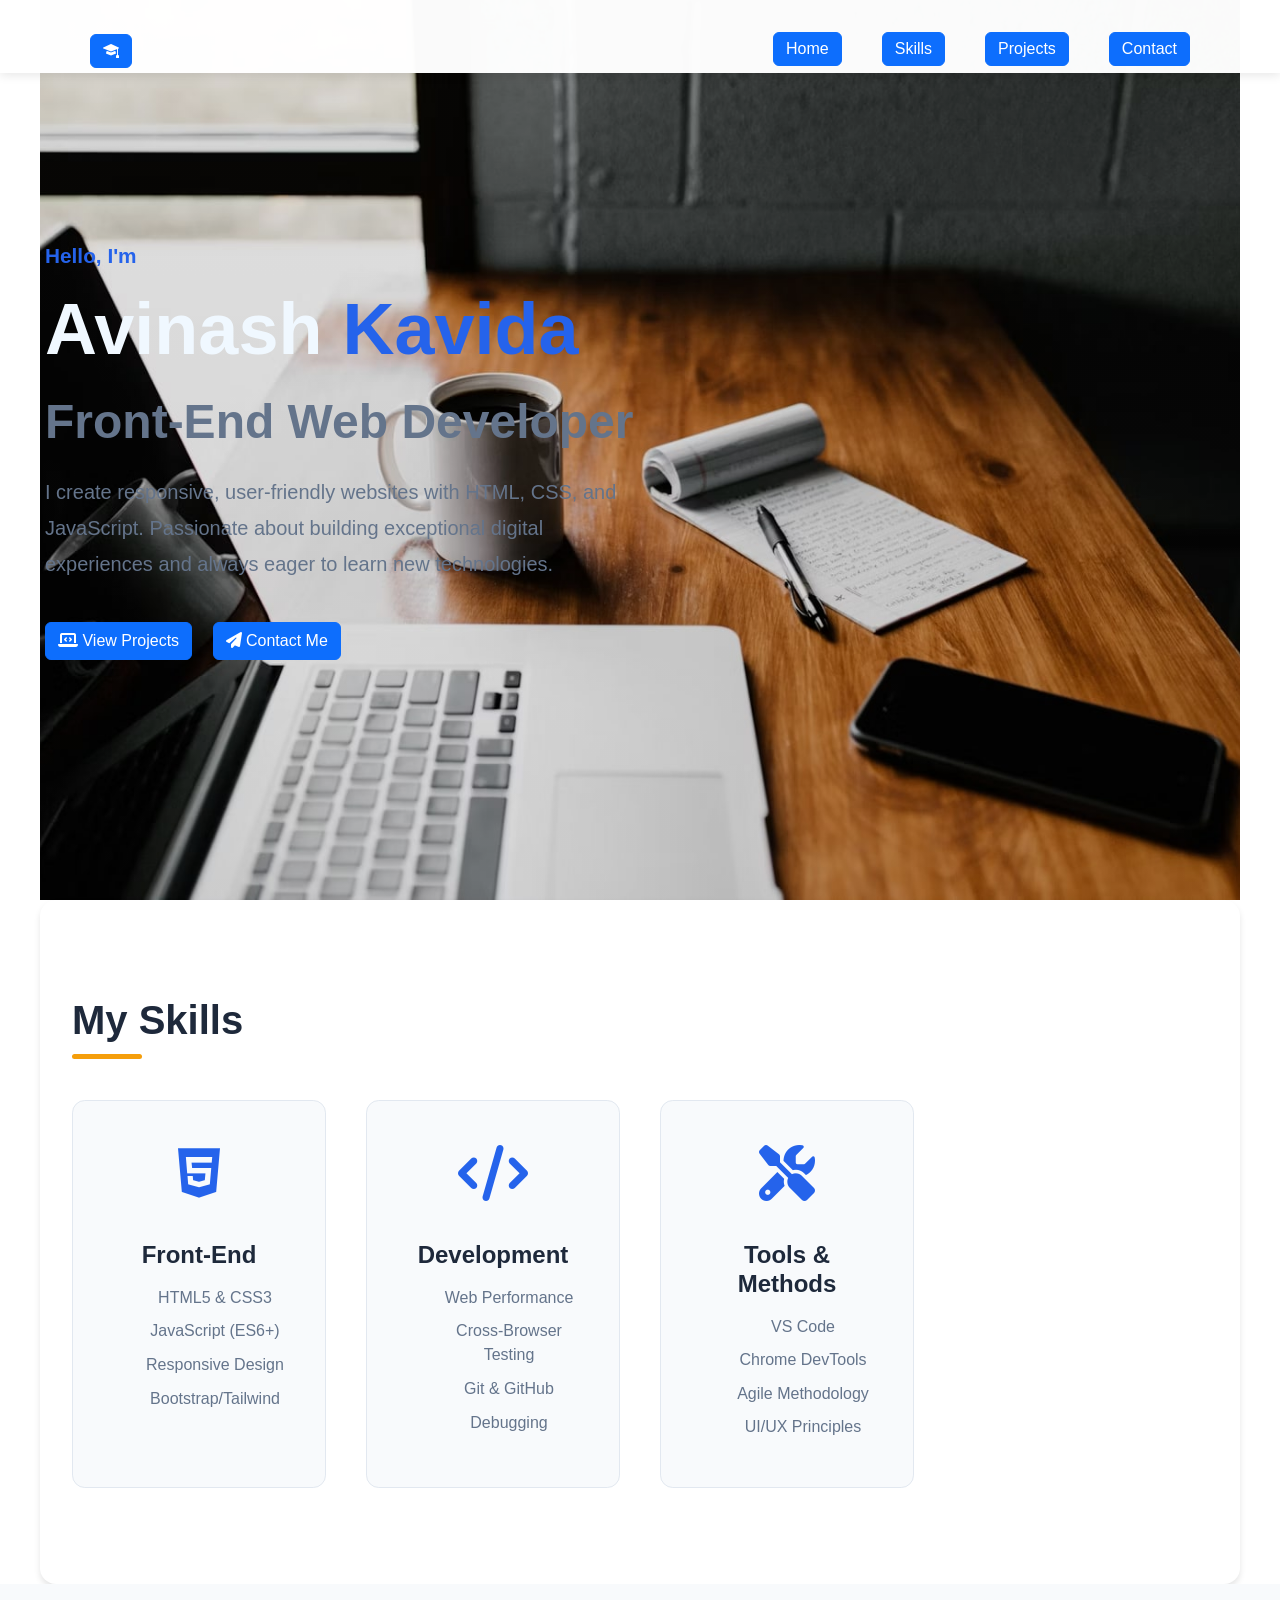
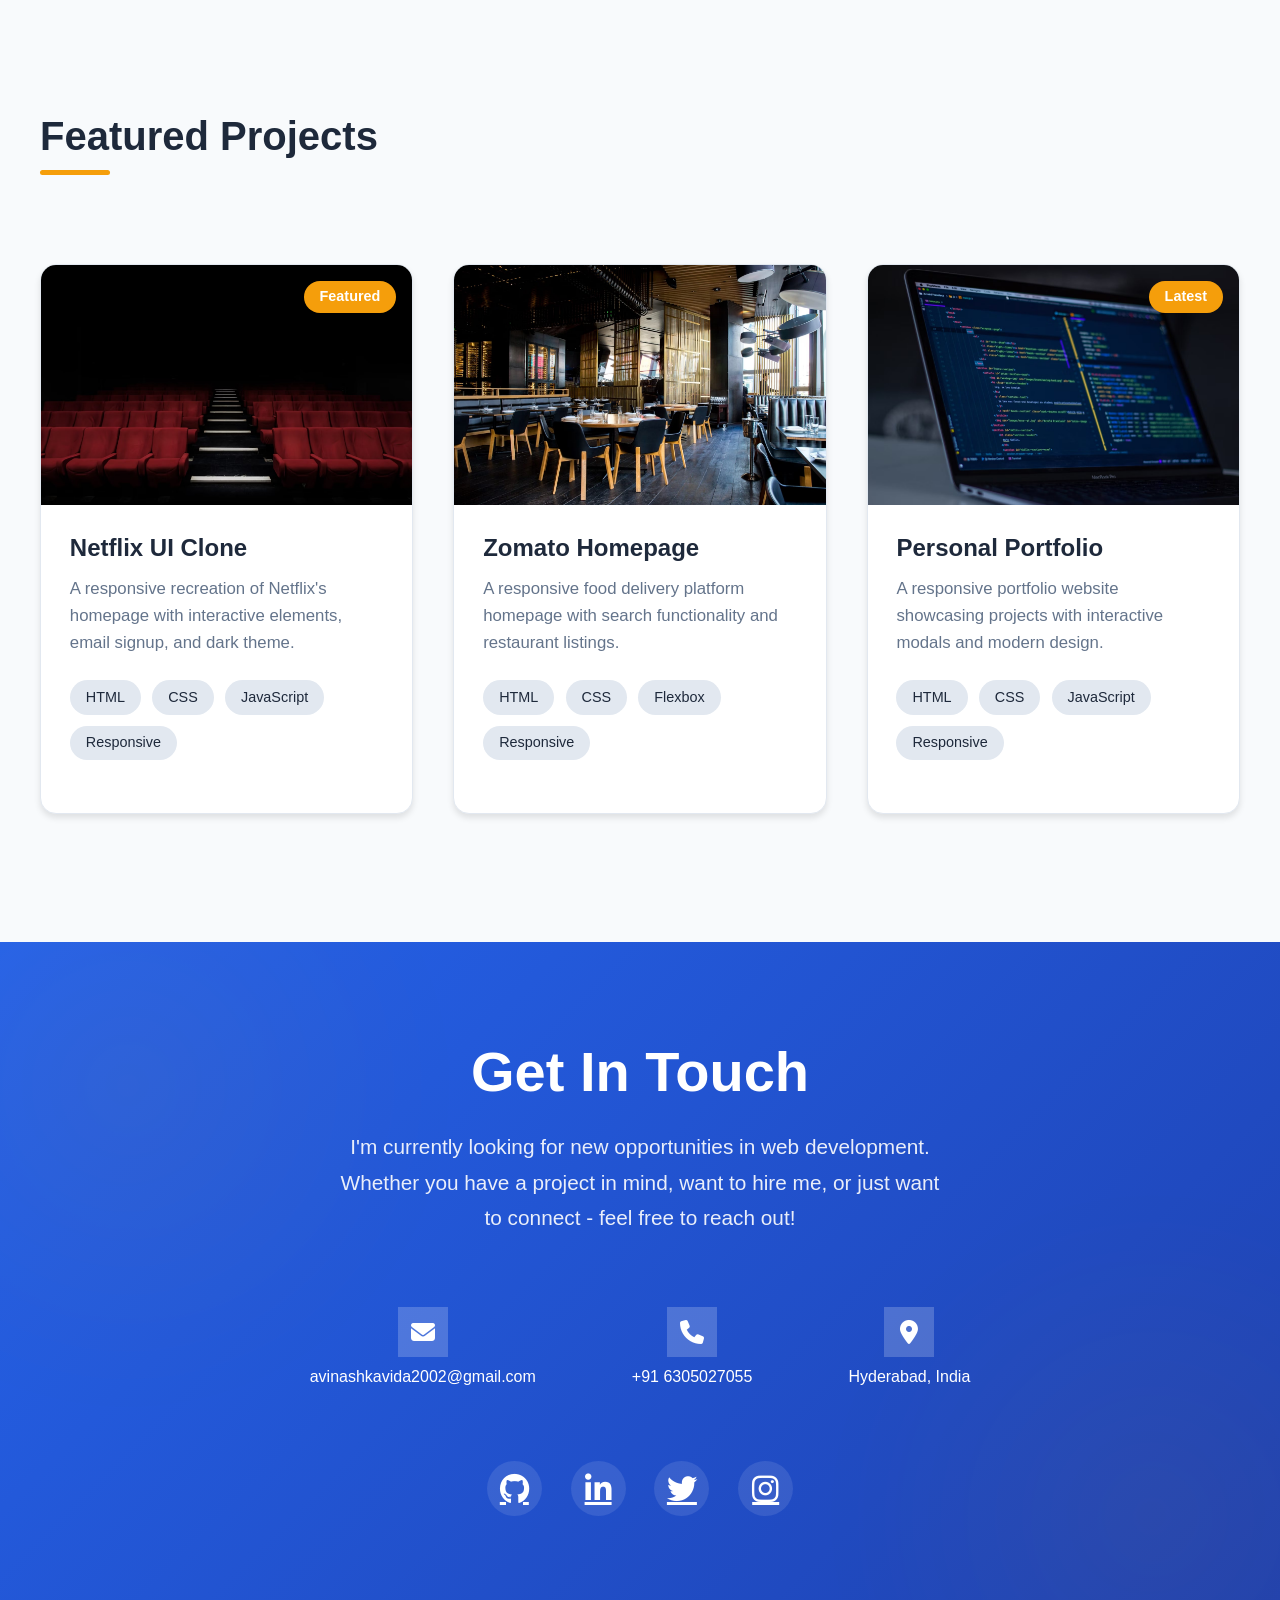
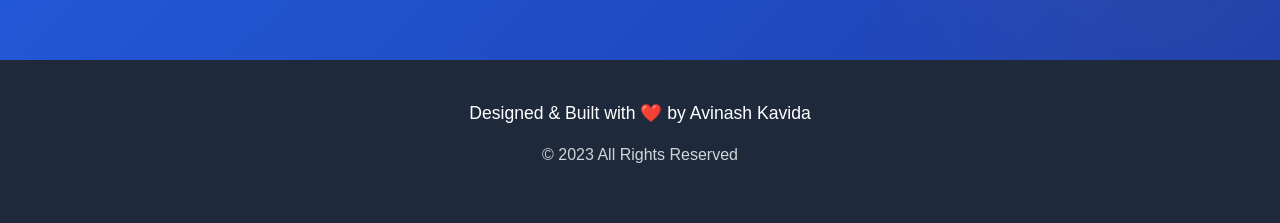
<file: portfolio/index.html>
<!DOCTYPE html>
<html lang="en">
<head>
   <meta charset="UTF-8">
    <meta name="viewport" content="width=device-width, initial-scale=1.0">
    <title>Avinash Kavida | Web Developer</title>
    <link rel="stylesheet" href="https://cdnjs.cloudflare.com/ajax/libs/font-awesome/6.4.0/css/all.min.css">
    <link rel="stylesheet" href="./style.css">
    <link href="https://cdn.jsdelivr.net/npm/bootstrap@5.3.6/dist/css/bootstrap.min.css" rel="stylesheet" integrity="sha384-4Q6Gf2aSP4eDXB8Miphtr37CMZZQ5oXLH2yaXMJ2w8e2ZtHTl7GptT4jmndRuHDT" crossorigin="anonymous">
    <script src="https://cdn.jsdelivr.net/npm/bootstrap@5.3.6/dist/js/bootstrap.bundle.min.js" integrity="sha384-j1CDi7MgGQ12Z7Qab0qlWQ/Qqz24Gc6BM0thvEMVjHnfYGF0rmFCozFSxQBxwHKO" crossorigin="anonymous"></script>
    <link rel="stylesheet" href="https://cdn.jsdelivr.net/npm/bootstrap-icons@1.10.5/font/bootstrap-icons.css">

</head>
<body>
    <!-- Header -->
     <header>
  <nav class="navbar">
    <div class="logo">
      <!-- <i class="bi bi-mortarboard-fill"></i> -->
      <a href="#hero"><button class="btn btn-primary py-1"><i class="bi bi-mortarboard-fill"></i></button></a>
        <a href=""></a>
    </div>
    <div class="nav-links">
      <a href="#hero"><button class="btn btn-primary py-1">Home</button></a>
      <a href="#skills"><button class="btn btn-primary py-1">Skills</button></a>
      <a href="#projects"><button class="btn btn-primary py-1">Projects</button></a>
      <a href="#contact"><button class="btn btn-primary py-1">Contact</button></a>
    </div>
  </nav>
</header>
 
     
      <!-- Hero Section -->
    <section id="hero">
        <div class="hero-content">
            <p class="hero-subtitle">Hello, I'm</p>
            <h1 class="hero-title">Avinash <span class="hero-highlight">Kavida</span></h1>
            <h2 class="hero-title" style="font-size: clamp(1.8rem, 5vw, 3rem); color: var(--gray)">
                Front-End Web Developer
            </h2>
            <p class="hero-description">
                I create responsive, user-friendly websites with HTML, CSS, and JavaScript. 
                Passionate about building exceptional digital experiences and always eager to learn new technologies.
            </p>
            <div>
                <a href="#projects" class="btn btn-primary">
                    <i class="fas fa-laptop-code"></i> View Projects
                </a>
                <a href="#contact" class="btn btn-outline btn-primary">
                    <i class="fas fa-paper-plane"></i> Contact Me
                </a>
            </div>
        </div>
    </section>
      <!-- Skills Section -->
    <section id="skills">
        <div class="projects-container">
            <h2 class="section-title">My Skills</h2>
            <div class="skills-grid">
                <div class="skill-card">
                    <div class="skill-icon">
                        <i class="fab fa-html5"></i>
                    </div>
                    <h3 class="skill-title">Front-End</h3>
                    <ul class="skill-list">
                        <li>HTML5 & CSS3</li>
                        <li>JavaScript (ES6+)</li>
                        <li>Responsive Design</li>
                        <li>Bootstrap/Tailwind</li>
                    </ul>
                </div>
                
                <div class="skill-card">
                    <div class="skill-icon">
                        <i class="fas fa-code"></i>
                    </div>
                    <h3 class="skill-title">Development</h3>
                    <ul class="skill-list">
                        <li>Web Performance</li>
                        <li>Cross-Browser Testing</li>
                        <li>Git & GitHub</li>
                        <li>Debugging</li>
                    </ul>
                </div>
                
                <div class="skill-card">
                    <div class="skill-icon">
                        <i class="fas fa-tools"></i>
                    </div>
                    <h3 class="skill-title">Tools & Methods</h3>
                    <ul class="skill-list">
                        <li>VS Code</li>
                        <li>Chrome DevTools</li>
                        <li>Agile Methodology</li>
                        <li>UI/UX Principles</li>
                    </ul>
                </div>
            </div>
        </div>
    </section>
    <!-- Adding for Test-->
    <!-- Projects Section -->
    <section id="projects">
        <div class="projects-container">
            <h2 class="section-title">Featured Projects</h2>
            <div class="projects-grid">
                <!-- Netflix Clone -->
                <div class="project-card" onclick="openModal('netflix')">
                    <div class="project-badge">Featured</div>
                    <div class="project-image">
                        <img src="./image/netflix.jpg" alt="Netflix Clone">
                        <div class="project-overlay">
                            <h3>View Details</h3>
                        </div>
                    </div>
                    <div class="project-content">
                        <h3 class="project-title">Netflix UI Clone</h3>
                        <p class="project-description">
                            A responsive recreation of Netflix's homepage with interactive elements, 
                            email signup, and dark theme.
                        </p>
                        <div class="project-tech">
                            <span>HTML</span>
                            <span>CSS</span>
                            <span>JavaScript</span>
                            <span>Responsive</span>
                        </div>
                    </div>
                </div>

                <!-- Zomato Clone -->
                <div class="project-card" onclick="openModal('zomato')">
                    <div class="project-image">
                        <img src="./image/zomato.jpg" alt="Zomato Clone">
                        <div class="project-overlay">
                            <h3>View Details</h3>
                        </div>
                    </div>
                    <div class="project-content">
                        <h3 class="project-title">Zomato Homepage</h3>
                        <p class="project-description">
                            A responsive food delivery platform homepage with search functionality 
                            and restaurant listings.
                        </p>
                        <div class="project-tech">
                            <span>HTML</span>
                            <span>CSS</span>
                            <span>Flexbox</span>
                            <span>Responsive</span>
                        </div>
                    </div>
                </div>

                <!-- Portfolio -->
                <div class="project-card" onclick="openModal('portfolio')">
                    <div class="project-badge">Latest</div>
                    <div class="project-image">
                        <img src="./image/Portfolio.jpg" alt="Portfolio">
                        <div class="project-overlay">
                            <h3>View Details</h3>
                        </div>
                    </div>
                    <div class="project-content">
                        <h3 class="project-title">Personal Portfolio</h3>
                        <p class="project-description">
                            A responsive portfolio website showcasing projects with interactive modals 
                            and modern design.
                        </p>
                        <div class="project-tech">
                            <span>HTML</span>
                            <span>CSS</span>
                            <span>JavaScript</span>
                            <span>Responsive</span>
                        </div>
                    </div>
                </div>
            </div>
        </div>
    </section>
    <!-- Project Modals -->
    <!-- Netflix Modal -->
     <div id="netflix-modal" class="modal">
        <div class="modal-content">
            <div class="modal-header">
                <h3 class="modal-title"><i class="fab fa-netflix"></i> Netflix UI Clone</h3>
                <button class="close-modal" onclick="closeModal()">&times;</button>
            </div>
            <div class="modal-body">
                 <img src="./image/netflix.jpg" alt="Netflix Clone" class="modal-image">
                <p class="modal-description">
                    This Netflix UI Clone is a responsive recreation of the Netflix homepage built with pure HTML, CSS, and JavaScript. 
                    The project features a dark theme interface, responsive navigation, hero section with call-to-action, 
                    and an email signup form with validation.
                </p>
                <div class="details-grid">
                    <div class="details-card">
                        <h3><i class="fas fa-star"></i> Key Features</h3>
                        <ul>
                            <li>Fully responsive design for all devices</li>
                            <li>Interactive navigation menu with hover effects</li>
                            <li>Hero section with gradient overlay and call-to-action</li>
                            <li>Email signup form with validation</li>
                            <li>Language selection dropdown</li>
                            <li>Dark theme UI matching Netflix's branding</li>
                        </ul>
                    </div>
                    <div class="details-card">
                        <h3><i class="fas fa-cog"></i> Technologies Used</h3>
                        <ul>
                            <li>HTML5 for semantic structure</li>
                            <li>CSS3 for styling with Flexbox</li>
                            <li>JavaScript for interactive elements</li>
                            <li>Media queries for responsiveness</li>
                            <li>Font Awesome for icons</li>
                        </ul>
                    </div>
                </div>
                <div class="project-tech" style="justify-content: center; margin-bottom: 2.5rem;">
                    <span>HTML5</span>
                    <span>CSS3</span>
                    <span>JavaScript</span>
                    <span>Responsive Design</span>
                    <span>Flexbox</span>
                </div>
                <div class="modal-links">
                    <a href="./netflix.html" class="modal-link demo">
                        <i class="fas fa-external-link-alt"></i> Live Demo
                    </a>
                    <a href="#" class="modal-link code">
                        <i class="fab fa-github"></i> Source Code
                    </a>
                </div>
            </div>
        </div>
     </div>
     <!-- Zomato Modal -->
      <div id="zomato-modal" class="modal">
        <div class="modal-content">
            <div class="modal-header">
                <h3 class="modal-title"><i class="fas fa-utensils"></i> Zomato Homepage</h3>
                <button  class="close-modal" onclick="closeModal()">&times;</button>
            </div>
            <div class="modal-body">
                <img src="./image/zomato.jpg" alt="Zomato Clone" class="modal-image">
                <p class="modal-description">
                    This Zomato Homepage Clone is a responsive recreation of the popular food delivery platform's interface. 
                    The project includes a search functionality, restaurant categories, featured sections, 
                    and a clean food-focused design with proper spacing and typography.
                </p>
                <div  class="details-grid">
                    <div class="details-card">
                        <h3><i class="fas fa-star"></i> Key Features</h3>
                        <ul>
                           <li>Fully responsive layout with Flexbox</li>
                            <li>Search functionality with filters</li>
                            <li>Restaurant category sections</li>
                            <li>Featured restaurants with ratings</li>
                            <li>Location-based restaurant discovery</li>
                            <li>Clean, food-focused UI design</li>
                        </ul>
                    </div>
                    <div class="details-card">
                        <h3><i class="fas fa-cog"></i> Technologies Used</h3>
                        <ul>
                            <li>HTML5 for semantic structure</li>
                            <li>CSS3 with Flexbox for layout</li>
                            <li>JavaScript for interactive elements</li>
                            <li>Responsive design principles</li>
                            <li>Google Fonts for typography</li>
                        </ul>
                    </div>
                </div>
                <div class="project-tech" style="justify-content: center; margin-bottom: 2.5rem;">
                    <span>HTML5</span>
                    <span>CSS3</span>
                    <span>Flexbox</span>
                    <span>Responsive Design</span>
                    <span>UI Design</span>
                </div>
                <div class="modal-links">
                    <a href="#" class="modal-link demo">
                        <i class="fas fa-external-link-alt"></i> Live Demo
                    </a>
                    <a href="#" class="modal-link code">
                        <i class="fab fa-github"></i> Source Code
                    </a>
                </div>
            </div>
        </div>
      </div>
       <!-- Portfolio Modal -->
         <div id="portfolio-modal" class="modal">
        <div class="modal-content">
            <div class="modal-header">
                <h3 class="modal-title"><i class="fas fa-briefcase"></i> Personal Portfolio</h3>
                <button class="close-modal" onclick="closeModal()">&times;</button>
            </div>
            <div class="modal-body">
                <img src="./image/Portfolio.jpg" alt="Portfolio" class="modal-image">
                <p class="modal-description">
                    This Personal Portfolio website showcases my projects and skills as a web developer. 
                    It features a modern design with smooth animations, interactive project modals, 
                    responsive layout, and a contact section. Built with pure HTML, CSS, and JavaScript.
                </p>
                
                <div class="details-grid">
                    <div class="details-card">
                        <h3><i class="fas fa-star"></i> Key Features</h3>
                        <ul>
                            <li>Fully responsive design for all devices</li>
                            <li>Interactive project cards with hover effects</li>
                            <li>Detailed project modals with animations</li>
                            <li>Smooth scrolling navigation</li>
                            <li>Skills section with animated cards</li>
                            <li>Contact form with validation</li>
                        </ul>
                    </div>
                    
                    <div class="details-card">
                        <h3><i class="fas fa-cog"></i> Technologies Used</h3>
                        <ul>
                            <li>HTML5 semantic markup</li>
                            <li>CSS3 with Flexbox and Grid</li>
                            <li>JavaScript for interactivity</li>
                            <li>CSS animations and transitions</li>
                            <li>Font Awesome icons</li>
                        </ul>
                    </div>
                </div>
                
                <div class="project-tech" style="justify-content: center; margin-bottom: 2.5rem;">
                    <span>HTML5</span>
                    <span>CSS3</span>
                    <span>JavaScript</span>
                    <span>Responsive Design</span>
                    <span>UI/UX</span>
                </div>
                
                <div class="modal-links">
                    <a href="#" class="modal-link demo">
                        <i class="fas fa-external-link-alt"></i> Live Demo
                    </a>
                    <a href="#" class="modal-link code">
                        <i class="fab fa-github"></i> Source Code
                    </a>
                </div>
            </div>
        </div>
    </div>
    <!-- Contact Section -->
     <section id="contact">
        <div class="bg-pattern"></div>
        <div class="contact-container">
            <h2 class="contact-title">Get In Touch</h2>
            <p class="contact-description">
                I'm currently looking for new opportunities in web development. Whether you have a project in mind, 
                want to hire me, or just want to connect - feel free to reach out!
            </p>
            <div class="contact-info">
                    <!-- <div class="contact-item ">
                        <i class="fas fa-user"></i>
                        <span>Avinash Kavida</span>
                    </div> -->
              <div class="contact-item">
              <i class="fas fa-envelope"></i>
              <a href="https://mail.google.com/mail/u/0/#sent?compose=new"><span>avinashkavida2002@gmail.com</span></a>
              </div>
               <div class="contact-item">
                   <i class="fas fa-phone"></i>
                   <a href="tel:+916305027055"><span>+91 6305027055</span></a>

                </div>
                <div class="contact-item">
                    <i class="fas fa-map-marker-alt"></i>
                    <span>Hyderabad, India</span>
                </div>
            </div>
            <div class="social-links">
                <a href="https://github.com/"><i class="fab fa-github"></i></a>
                <a href="https://www.linkedin.com/feed/"><i class="fab fa-linkedin-in"></i></a>
                <a href="https://x.com/home"><i class="fab fa-twitter"></i></a>
                <a href="https://www.instagram.com/"><i class="fab fa-instagram"></i></a>
            </div>
        </div>
     </section>
     <!-- Footer -->
    <footer>
        <p class="footer-text">Designed & Built with ❤️ by Avinash Kavida</p>
        <p class="copyright">© 2023 All Rights Reserved</p>
    </footer>
    <script>
          // Close mobile menu when clicking a link
          document.querySelectorAll('.nav-links a').forEach(link => {
            link.addEventListener('click', () => {
                navLinks.classList.remove('show');
                 });
        });
        // Smooth scrolling for anchor links
        document.querySelectorAll('a[href^="#"]').forEach(anchor => {
            anchor.addEventListener('click', function(e) {
                e.preventDefault();
                
                const targetId = this.getAttribute('href');
                const targetElement = document.querySelector(targetId);
                
                window.scrollTo({
                    top: targetElement.offsetTop - 80,
                    behavior: 'smooth'
                });
            });
        });
        // Header scroll effect
        window.addEventListener('scroll', () => {
            if (window.scrollY > 100) {
                header.classList.add('scrolled');
            } else {
                header.classList.remove('scrolled');
            }
        });
        
        // Modal functionality
        function openModal(project) {
            document.getElementById(`${project}-modal`).style.display = 'block';
            document.body.style.overflow = 'hidden';
        }
        
        function closeModal() {
            document.querySelectorAll('.modal').forEach(modal => {
                modal.style.display = 'none';
            });
            document.body.style.overflow = 'auto';
        }
        
        // Close modal when clicking outside
        window.addEventListener('click', (e) => {
            if (e.target.classList.contains('modal')) {
                closeModal();
            }
        });
        
        // Animation on scroll
        const animateOnScroll = () => {
            const elements = document.querySelectorAll('.project-card, .skill-card');
            
            elements.forEach(element => {
                const elementPosition = element.getBoundingClientRect().top;
                const screenPosition = window.innerHeight / 1.3;
                
                if(elementPosition < screenPosition) {
                    element.style.opacity = '1';
                    element.style.transform = 'translateY(0)';
                }
            });
        };
        
        // Set initial state for animation
        window.addEventListener('load', () => {
            document.querySelectorAll('.project-card, .skill-card').forEach(el => {
                el.style.opacity = '0';
                el.style.transform = 'translateY(20px)';
                el.style.transition = 'all 0.6s ease-out';
            });
            
            setTimeout(animateOnScroll, 300);
        });
        
        window.addEventListener('scroll', animateOnScroll);

    </script>
</body>
</html>
</file>
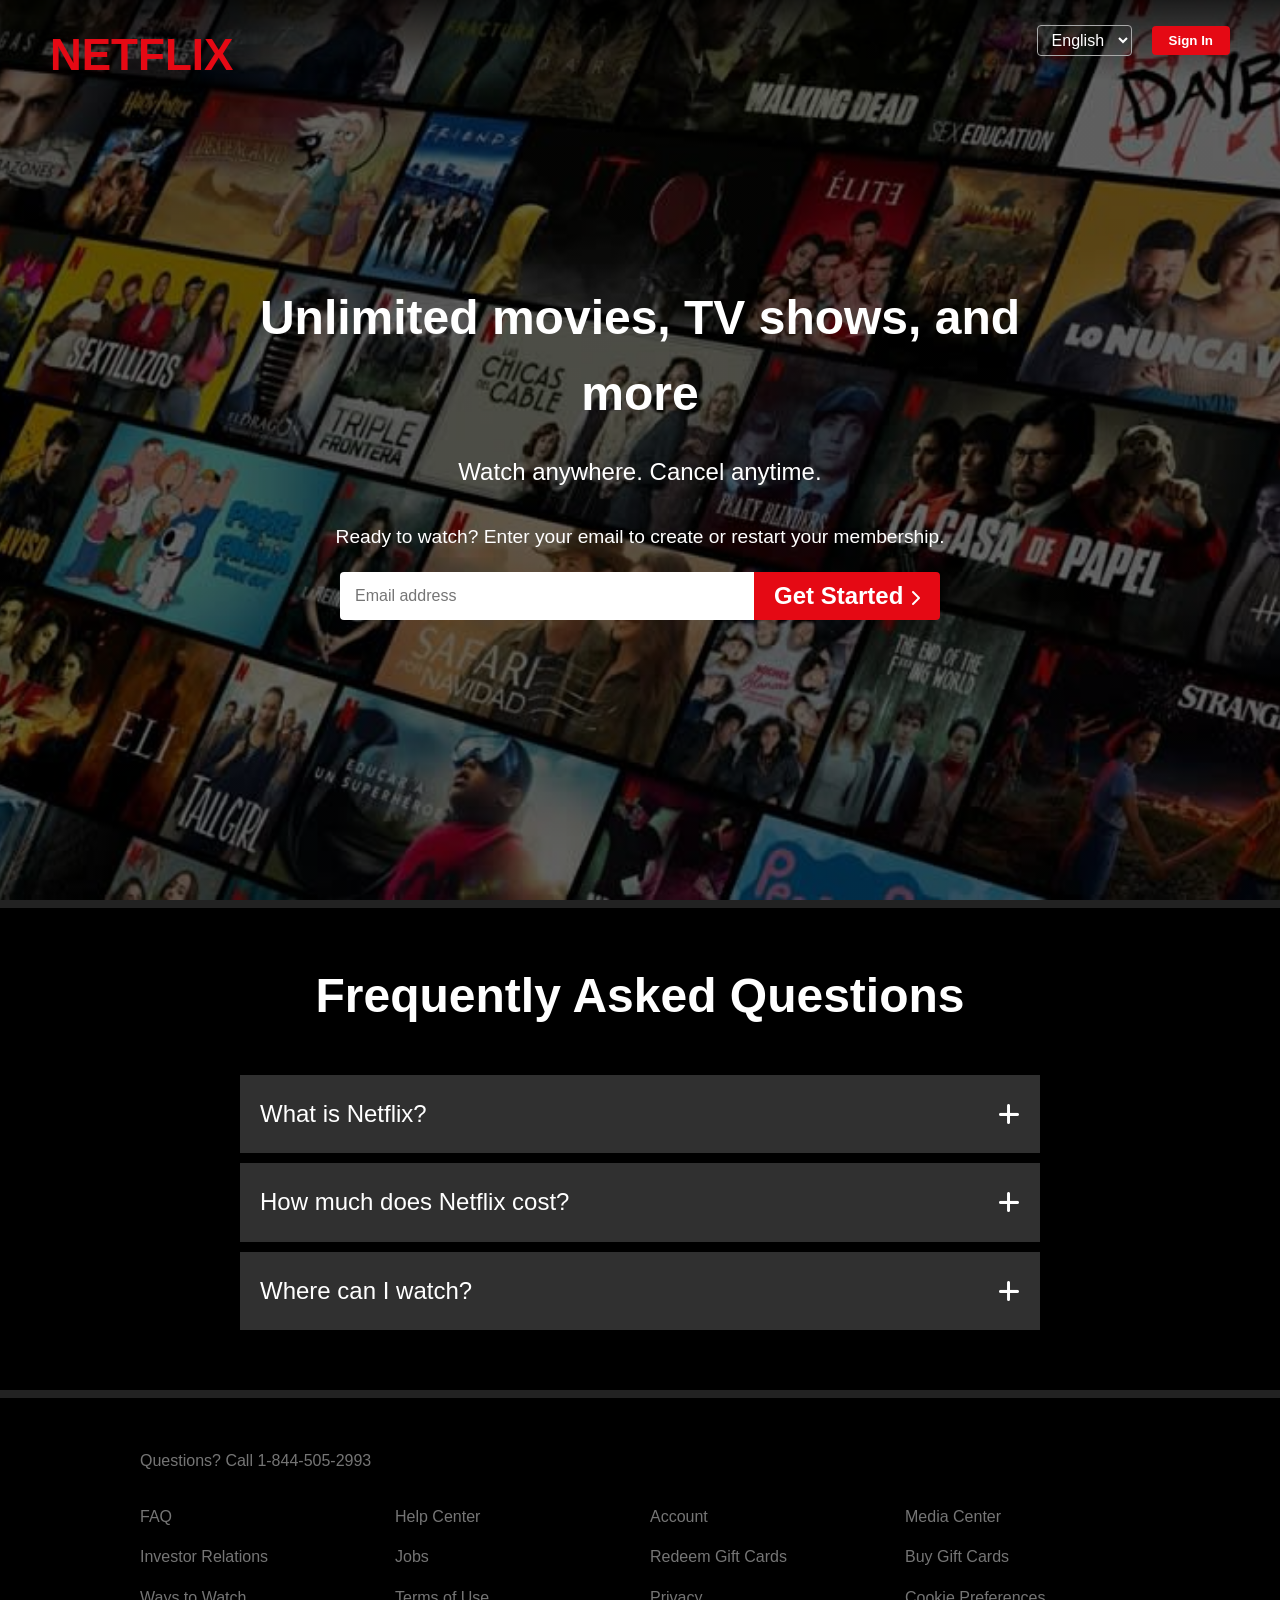
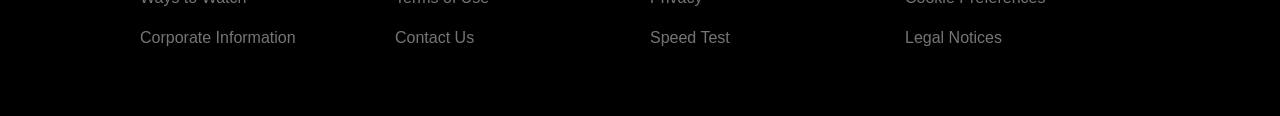
<file: portfolio/netflix.html>
<!DOCTYPE html>
<html lang="en">
<head>
    <meta charset="UTF-8">
    <meta name="viewport" content="width=device-width, initial-scale=1.0">
    <title>Netflix Clone</title>
    <link rel="stylesheet" href="https://cdnjs.cloudflare.com/ajax/libs/font-awesome/6.4.0/css/all.min.css">
    <style>
        /* Reset and Base Styles */
        * {
            margin: 0;
            padding: 0;
            box-sizing: border-box;
            font-family: 'Helvetica Neue', Helvetica, Arial, sans-serif;
        }

        body {
            background-color: #000;
            color: #fff;
            line-height: 1.6;
        }

        /* Header Styles */
        header {
            background: linear-gradient(to bottom, rgba(0, 0, 0, 0.7) 0%, rgba(0, 0, 0, 0) 100%);
            position: fixed;
            width: 100%;
            z-index: 100;
            padding: 20px 50px;
            display: flex;
            justify-content: space-between;
            align-items: center;
            transition: background-color 0.3s ease;
        }

        header.scrolled {
            background-color: rgba(0, 0, 0, 0.9);
        }

        .logo {
            height: 40px;
        }

        .logo h1 {
            height: 200%;
            font-size: 44px;
            font-weight: bold;
            color: #e50914;
        }

        .nav-right {
            display: flex;
            align-items: center;
            gap: 20px;
        }

        .language-selector {
            background-color: transparent;
            color: white;
            outline: none;

            font-size: 16px;
            border: none;
            border: 1px solid #aaa;
            padding: 5px 10px;
            border-radius: 4px;
        }

        .sign-in {
            background-color: #e50914;
            color: white;
            border: none;
            padding: 7px 17px;
            border-radius: 4px;
            font-weight: bold;
            cursor: pointer;
        }

        /* Hero Section */
        .hero {
            height: 100vh;
            background: linear-gradient(rgba(0, 0, 0, 0.5), rgba(0, 0, 0, 0.5)), 
                        url('./image/NetFlix1.jpg') no-repeat center center fixed;
            background-size: cover;
            background-position: center;
            display: flex;
            flex-direction: column;
            justify-content: center;
            align-items: center;
            text-align: center;
            padding: 0 20px;
            position: relative;
        }

        .hero-content {
            max-width: 800px;
            margin: 0 auto;
        }

        .hero h1 {
            font-size: 3rem;
            margin-bottom: 20px;
        }

        .hero h2 {
            font-size: 1.5rem;
            font-weight: normal;
            margin-bottom: 30px;
        }

        .hero p {
            font-size: 1.2rem;
            margin-bottom: 20px;
        }

        /* Email Signup Form */
        .email-signup {
            display: flex;
            width: 100%;
            max-width: 600px;
            margin: 0 auto;
        }

        .email-signup input {
            flex: 1;
            padding: 15px;
            font-size: 1rem;
            border: none;
            border-radius: 4px 0 0 4px;
        }

        .email-signup button {
            background-color: #e50914;
            color: white;
            border: none;
            padding: 0 20px;
            font-size: 1.5rem;
            font-weight: bold;
            border-radius: 0 4px 4px 0;
            cursor: pointer;
        }

        .email-signup button i {
            font-size: 1rem;
        }

        /* Features Section */
        .features {
            padding: 50px 20px;
            border-top: 8px solid #222;
        }

        .feature {
            display: flex;
            align-items: center;
            justify-content: center;
            max-width: 1200px;
            margin: 0 auto;
            padding: 50px 0;
        }

        .feature.reverse {
            flex-direction: row-reverse;
        }

        .feature-text {
            flex: 1;
            padding: 0 50px;
        }

        .feature-text h2 {
            font-size: 3rem;
            margin-bottom: 20px;
        }

        .feature-text p {
            font-size: 1.5rem;
        }

        .feature-image {
            flex: 1;
        }

        .feature-image img {
            width: 100%;
        }

        /* FAQ Section */
        .faq {
            padding: 50px 20px;
            border-top: 8px solid #222;
            text-align: center;
        }

        .faq h2 {
            font-size: 3rem;
            margin-bottom: 40px;
        }

        .faq-items {
            max-width: 800px;
            margin: 0 auto;
        }

        .faq-item {
            margin-bottom: 10px;
        }

        .faq-question {
            background-color: #303030;
            color: white;
            padding: 20px;
            font-size: 1.5rem;
            text-align: left;
            display: flex;
            justify-content: space-between;
            align-items: center;
            cursor: pointer;
        }

        .faq-answer {
            background-color: #303030;
            color: white;
            padding: 20px;
            text-align: left;
            font-size: 1.5rem;
            margin-top: 1px;
            display: none;
        }

        .faq-answer.active {
            display: block;
        }

        /* Footer */
        footer {
            padding: 50px 20px;
            border-top: 8px solid #222;
            color: #757575;
        }

        .footer-content {
            max-width: 1000px;
            margin: 0 auto;
        }

        .footer-top {
            margin-bottom: 30px;
        }

        .footer-links {
            display: grid;
            grid-template-columns: repeat(auto-fill, minmax(200px, 1fr));
            gap: 20px;
        }

        .footer-link-item a {
            color: #757575;
            text-decoration: none;
            display: block;
            margin-bottom: 15px;
        }

        .footer-link-item a:hover {
            text-decoration: underline;
        }

        /* Responsive Styles */
        @media (max-width: 768px) {
            header {
                padding: 15px 20px;
            }

            .hero h1 {
                font-size: 2rem;
            }

            .hero h2 {
                font-size: 1.2rem;
            }

            .email-signup {
                flex-direction: column;
            }

            .email-signup input {
                border-radius: 4px;
                margin-bottom: 10px;
            }

            .email-signup button {
                border-radius: 4px;
                padding: 10px;
            }

            .feature {
                flex-direction: column;
                text-align: center;
            }

            .feature.reverse {
                flex-direction: column;
            }

            .feature-text {
                padding: 20px 0;
            }

            .feature-text h2 {
                font-size: 2rem;
            }

            .feature-text p {
                font-size: 1.2rem;
            }

            .faq h2 {
                font-size: 2rem;
            }

            .faq-question, .faq-answer {
                font-size: 1.2rem;
            }
        }
    </style>
</head>
<body>
    <!-- Header with Navigation -->
    <header id="header">
        <div class="logo">
            <h1 class="logo-name">NETFLIX</h1>
        </div>
        <div class="nav-right">
            <select class="language-selector">
                <option value="en">English</option>
                <option value="es">Telugu</option>
                <option value="fr">Hindi</option>
            </select>
            <button class="sign-in">Sign In</button>
        </div>
    </header>

    <!-- Hero Section -->
    <section class="hero">
        <div class="hero-content">
            <h1>Unlimited movies, TV shows, and more</h1>
            <h2>Watch anywhere. Cancel anytime.</h2>
            <p>Ready to watch? Enter your email to create or restart your membership.</p>
            <form class="email-signup">
                <input type="email" placeholder="Email address" required>
                <button type="submit">Get Started <i class="fas fa-chevron-right"></i></button>
            </form>
        </div>
    </section>
    <!-- FAQ Section -->
    <section class="faq">
        <h2>Frequently Asked Questions</h2>
        <div class="faq-items">
            <div class="faq-item">
                <div class="faq-question">What is Netflix? <i class="fas fa-plus"></i></div>
                <div class="faq-answer">
                    Netflix is a streaming service that offers a wide variety of award-winning TV shows, movies, anime, documentaries, and more on thousands of internet-connected devices.
                </div>
            </div>
            <div class="faq-item">
                <div class="faq-question">How much does Netflix cost? <i class="fas fa-plus"></i></div>
                <div class="faq-answer">
                    Watch Netflix on your smartphone, tablet, Smart TV, laptop, or streaming device, all for one fixed monthly fee. Plans range from $9.99 to $19.99 a month. No extra costs, no contracts.
                </div>
            </div>
            <div class="faq-item">
                <div class="faq-question">Where can I watch? <i class="fas fa-plus"></i></div>
                <div class="faq-answer">
                    Watch anywhere, anytime. Sign in with your Netflix account to watch instantly on the web at netflix.com from your personal computer or on any internet-connected device that offers the Netflix app, including smart TVs, smartphones, tablets, streaming media players and game consoles.
                </div>
            </div>
        </div>
    </section>

    <!-- Footer -->
    <footer>
        <div class="footer-content">
            <div class="footer-top">
                <p>Questions? Call 1-844-505-2993</p>
            </div>
            <div class="footer-links">
                <div class="footer-link-item">
                    <a href="#">FAQ</a>
                    <a href="#">Investor Relations</a>
                    <a href="#">Ways to Watch</a>
                    <a href="#">Corporate Information</a>
                </div>
                <div class="footer-link-item">
                    <a href="#">Help Center</a>
                    <a href="#">Jobs</a>
                    <a href="#">Terms of Use</a>
                    <a href="#">Contact Us</a>
                </div>
                <div class="footer-link-item">
                    <a href="#">Account</a>
                    <a href="#">Redeem Gift Cards</a>
                    <a href="#">Privacy</a>
                    <a href="#">Speed Test</a>
                </div>
                <div class="footer-link-item">
                    <a href="#">Media Center</a>
                    <a href="#">Buy Gift Cards</a>
                    <a href="#">Cookie Preferences</a>
                    <a href="#">Legal Notices</a>
                </div>
            </div>
        </div>
    </footer>

    <script>
        // Header scroll effect
        window.addEventListener('scroll', function() {
            const header = document.getElementById('header');
            if (window.scrollY > 100) {
                header.classList.add('scrolled');
            } else {
                header.classList.remove('scrolled');
            }
        });

        // FAQ accordion functionality
        const faqQuestions = document.querySelectorAll('.faq-question');
        faqQuestions.forEach(question => {
            question.addEventListener('click', () => {
                const answer = question.nextElementSibling;
                const icon = question.querySelector('i');
                
                // Toggle answer visibility
                answer.classList.toggle('active');
                
                // Toggle icon
                if (answer.classList.contains('active')) {
                    icon.classList.remove('fa-plus');
                    icon.classList.add('fa-times');
                } else {
                    icon.classList.remove('fa-times');
                    icon.classList.add('fa-plus');
                }
            });
        });

        // Email validation
        const emailForm = document.querySelector('.email-signup');
        emailForm.addEventListener('submit', function(e) {
            e.preventDefault();
            const emailInput = this.querySelector('input');
            const email = emailInput.value.trim();
            
            if (!email) {
                alert('Please enter an email address');
                return;
            }
            
            if (!validateEmail(email)) {
                alert('Please enter a valid email address');
                return;
            }
            
            // If valid, you would typically submit the form here
            alert('Thank you for signing up!');
            emailInput.value = '';
        });

        function validateEmail(email) {
            const re = /^[^\s@]+@[^\s@]+\.[^\s@]+$/;
            return re.test(email);
        }
    </script>
</body>
</html>
</file>
<file: portfolio/style.css>
:root {
            --primary: #2563eb;
            --primary-dark: #1e40af;
            --secondary: #1e293b;
            --accent: #f59e0b;
            --light: #f8fafc;
            --dark: #1e293b;
            --gray: #64748b;
            --light-gray: #e2e8f0;
            --success: #10b981;
            --transition: all 0.3s ease;
            --shadow: 0 4px 6px rgba(0, 0, 0, 0.1);
            --shadow-lg: 0 10px 25px rgba(0, 0, 0, 0.2);
        }

        * {
            margin: 0;
            padding: 0;
            box-sizing: border-box;
            font-family: 'Inter', 'Segoe UI', Tahoma, Geneva, Verdana, sans-serif;
        }

        body {
            background-color: var(--light);
            color: var(--dark);
            line-height: 1.6;
            overflow-x: hidden;
        }

        /* Header Styles */
        header {
            position: fixed;
            top: 0;
            width: 100%;
            background-color: rgba(255, 255, 255, 0.98);
            box-shadow: 0 2px 10px rgba(0, 0, 0, 0.1);
            z-index: 1000;
            padding: 1.2rem 2rem;
            transition: var(--transition);
        }

        .scrolled {
            padding: 0.8rem 2rem;
            backdrop-filter: blur(10px);
            background-color: rgba(255, 255, 255, 0.95);
        }

        nav {
            display: flex;
            justify-content: space-between;
            align-items: center;
            max-width: 1100px;
            padding: 0 1.5rem;
            height: 35px;
            position: relative;
            margin: 0 auto;

            
        }

        .logo {
            
            font-size: 1.8rem;
            font-weight: 700;
            display: flex;
            align-items: center;
            position: relative;
            font-family: 'Poppins', sans-serif;
            text-transform: uppercase;
            letter-spacing: 1px;
            font-weight: 600;
            color: var(--dark);
            text-decoration: none;
            cursor: pointer;
            transition: var(--transition);
        }
        .logo:hover {
            color: var(--primary);
        }

        .logo span {
            color: var(--secondary);
        }

        .nav-links {
            display: flex;
            gap: 2.5rem;
        }

        .nav-links a {
            color: var(--dark);
            text-decoration: none;
            font-weight: 500;
            font-size: 1.1rem;
            position: relative;
            transition: var(--transition);
        }

        .nav-links a::after {
            content: '';
            position: absolute;
            bottom: -5px;
            left: 0;
            width: 0;
            height: 3px;
            background-color: var(--primary);
            transition: var(--transition);
        }

        .nav-links a:hover {
            color: var(--primary);
        }

        .nav-links a:hover::after {
            width: 100%;
        }

        .hamburger {
            display: none;
            cursor: pointer;
            font-size: 1.8rem;
            color: var(--primary);
        }

        /* Hero Section */
        #hero {
            min-height: 100vh;
             padding: 8rem 2rem 4rem;
             align-items: center;
          background: linear-gradient(rgba(0, 0, 0, 0.10), rgba(0, 0, 0, 0.15)), 
                        url('./image/img.jpg') no-repeat center center/cover;

            max-width: 1200px;
            margin: 0 auto;
            display: flex;
            padding: 5px;
        }
        .hero-content{
            max-width: 800px;
        }
        .hero-subtitle{
            color: var(--primary);
            font-size: 1.3rem   ;
            margin-bottom: 1rem;
            font-weight: 600;
            display: flex;
            align-items: center;
            gap: 0.8rem;
        }
        .hero-subtitle::before{
            display: block;
            width: 20px;
            height: 2px;
            background-color: var(--primary);
        }
        .hero-title{
            font-size:clamp(3rem, 8vw,4.5rem);
            font-weight: 800;
            color: aliceblue;
            margin-bottom: 1.5rem;
            line-height: 1.15;
        }
        .hero-highlight{
            color: var(--primary);
            position: relative;
        }
        .hero-highlight::after{
            content: '';
            position: absolute;
            bottom: 5px;
            left: 0;
            width: 100%;
            height: 12px;
            background-color: rgba(37, 99, 235, 0.2);
            z-index: -1;
        }
        .hero-description{
            color: var(--gray);
            font-size: 1.25rem;
            max-width: 600px;
            margin-bottom: 2.5rem;
            line-height: 1.8;
        }
        .btn {
            display: inline-block;
            background-color: var(--primary);
            color: white;
            padding: 12px 30px;
            border-radius: 5px;
            text-decoration: none;
            font-weight: bold;
            transition: all 0.3s;
            border: 2px solid var(--primary);
        }
        .btn:hover{
            background-color:var(--primary-dark);
            transform: translateY(-3px);
            box-shadow: var(--shadow-lg);
        }
        .btn-outline{
            background-color: transparent;
            color: var(--primary);
            margin-left: 1rem;
        }
        .btn-outline:hover{
             background-color: rgba(37, 99, 235, 0.1);

        }
        /* Skills Section */
        #skills {
            padding: 6rem 2rem;
            max-width: 1200px;
            margin: 0 auto;
            background-color: white;
            border-radius: 1rem;
            box-shadow: var(--shadow);
        }

        .section-title {
            font-size: 2.5rem;
            font-weight: 700;
            margin-bottom: 3.5rem;
            position: relative;
            display: inline-block;
            color: var(--secondary);
        }

        .section-title::after {
            content: '';
            position: absolute;
            bottom: -15px;
            left: 0;
            width: 70px;
            height: 5px;
            background-color: var(--accent);
            border-radius: 3px;
        }

        .skills-grid {
            display: grid;
            grid-template-columns: repeat(auto-fill, minmax(250px, 1fr));
            gap: 2.5rem;
        }

        .skill-card {
            background-color: var(--light);
            border-radius: 0.8rem;
            padding: 2rem;
            text-align: center;
            transition: var(--transition);
            border: 1px solid var(--light-gray);
        }

        .skill-card:hover {
            transform: translateY(-10px);
            box-shadow: var(--shadow-lg);
            border-color: var(--primary);
        }

        .skill-icon {
            font-size: 3.5rem;
            color: var(--primary);
            margin-bottom: 1.5rem;
        }

        .skill-title {
            font-size: 1.5rem;
            font-weight: 700;
            margin-bottom: 1rem;
            color: var(--secondary);
        }

        .skill-list {
            list-style: none;
            text-align: center;
        }

        .skill-list li {
            margin-bottom: 0.6rem;
            color: var(--gray);
        }

        /* Projects Section */
        #projects {
            padding: 8rem 2rem;
            background-color: var(--light);
        }

        .projects-container {
            max-width: 1200px;
            margin: 0 auto;
        }

        .projects-grid {
            display: grid;
            grid-template-columns: repeat(auto-fill, minmax(350px, 1fr));
            gap: 2.5rem;
            margin-top: 3rem;
        }

        .project-card {
            background-color: white;
            border-radius: 1rem;
            overflow: hidden;
            box-shadow: var(--shadow);
            transition: var(--transition);
            border: 1px solid var(--light-gray);
            cursor: pointer;
            position: relative;
        }

        .project-card:hover {
            transform: translateY(-10px);
            box-shadow: var(--shadow-lg);
            border-color: var(--primary);
        }

        .project-badge {
            position: absolute;
            top: 1rem;
            right: 1rem;
            background-color: var(--accent);
            color: white;
            padding: 0.3rem 1rem;
            border-radius: 20px;
            font-weight: 600;
            font-size: 0.9rem;
            z-index: 2;
        }

        .project-image {
            height: 240px;
            overflow: hidden;
            position: relative;
        }

        .project-image img {
            width: 100%;
            height: 100%;
            object-fit: cover;
            transition: transform 0.5s;
        }

        .project-card:hover .project-image img {
            transform: scale(1.1);
        }

        .project-overlay {
            position: absolute;
            top: 0;
            left: 0;
            width: 100%;
            height: 100%;
            background: linear-gradient(to top, rgba(0,0,0,0.8), transparent);
            display: flex;
            align-items: flex-end;
            padding: 1.5rem;
            opacity: 0;
            transition: var(--transition);
        }

        .project-card:hover .project-overlay {
            opacity: 1;
        }

        .project-content {
            padding: 1.8rem;
        }

        .project-title {
            font-size: 1.5rem;
            font-weight: 700;
            margin-bottom: 0.8rem;
            color: var(--secondary);
        }

        .project-description {
            color: var(--gray);
            margin-bottom: 1.5rem;
            font-size: 1.05rem;
            line-height: 1.6;
        }

        .project-tech {
            display: flex;
            flex-wrap: wrap;
            gap: 0.7rem;
            margin-bottom: 1.5rem;
        }

        .project-tech span {
            background-color: var(--light-gray);
            color: var(--dark);
            padding: 0.4rem 1rem;
            border-radius: 30px;
            font-size: 0.9rem;
            font-weight: 500;
        }
         /* Modal Styles */
         .modal{
            display: none;
            position: fixed;
            top: 0;
            left: 0;
            width: 100%;
            height: 100%;
            background-color: rgba(0, 0, 0, 0.9);
            z-index: 2000;
            overflow-y: auto;
            padding: 2rem;
            box-sizing: border-box;

            
         }
         .modal-content{
            background-color: white;
            max-width: 900px;
             margin: 3rem auto;
            border-radius: 1rem;
            overflow: hidden;
            box-shadow: var(--shadow-lg);
            animation: modalFadeIn 0.4s ease-out;
         }
         @keyframes modalFadeIn{
            from { opacity: 0; transform: translateY(-30px); }
            to { opacity: 1; transform: translateY(0); }
         }
         .modal-header{
            padding:1.8rem;
            background: linear-gradient(135deg, var(--primary), var(--primary-dark));
            color: white;
            display: flex;
            justify-content: space-between;
            align-items: center;
         }
         .modal-title{
            font-size: 1.8rem;
            font-weight: 700;
            display: flex;
            align-items: center;
            gap: 1rem;
         }
         .modal-title i {
            color: var(--accent);
        }
        .close-modal{
            background: none;
            border: none;
            color: white;
            font-size: 2rem;
            cursor: pointer;
            transition: transform 0.3s;
            width: 40px;
            height: 40px;
            display: flex;
            align-items: center;
            justify-content: center;
            border-radius: 50%;
        }
        .close-modal:hover{
            transform: rotate(90deg);
            background-color: rgba(255, 255, 255, 0.1);
        }
        .modal-body{
            padding: 2.5rem;
        }
        .modal-image{
            width: 100%;
            height: 400px;
            object-fit: cover;
            border-radius: 0.5rem;
            margin-bottom: 2rem;
            box-shadow: var(--shadow);
        }
        .modal-description {
            color: var(--dark);
            margin-bottom: 2rem;
            line-height: 1.8;
            font-size: 1.1rem;
        }
        .details-grid{
            display: grid;
            grid-template-columns: repeat(auto-fit, minmax(300px, 1fr));
            gap: 2rem;
            margin-bottom: 2.5rem;
        }
        .details-card {
            background-color: var(--light);
            border-radius: 0.8rem;
            padding: 1.8rem;
            box-shadow: var(--shadow);
        }
         .details-card h3{
            color: var(--primary);
            margin-bottom: 1.2rem;
            display: flex;
            align-items: center;
            gap: 0.8rem;
         }
         .details-card ul{
             list-style: none;
         }
         .details-card li{
            margin-bottom: 0.8rem;
            padding-left: 2rem;
            position: relative;
         }
         .details-card li::before{
            content: '✓';
            position: absolute;
            left: 0;
            color: var(--success);
            font-weight: bold;
         }
         .modal-links{
            display: flex;
            gap: 1.5rem;
            justify-content: center;
         }
         .modal-link {
             display: inline-flex;
            align-items: center;
            gap: 0.8rem;
            padding: 1rem 2.2rem;
            border-radius: 0.5rem;
            text-decoration: none;
            font-weight: 600;
            transition: var(--transition);
            font-size: 1.1rem;
         }
         .modal-link.demo {
             background: linear-gradient(135deg, var(--primary), var(--primary-dark));
            color: white;
            box-shadow: 0 4px 15px rgba(37, 99, 235, 0.4);
         }
         .modal-link.code{
            background-color: var(--secondary);
            color: white;
         }
         .modal-link:hover{
            transform: translateY(-3px);
            box-shadow: var(--shadow-lg);
         }
         /* Contact Section */
         #contact {
            padding: 6rem 2rem;
            background: linear-gradient(135deg, var(--primary), var(--primary-dark));
            color: white;
            text-align: center;
            position: relative;
            overflow: hidden;
         }
         .contact-container{
            max-width: 800px;
            margin: 0 auto;
            position: relative;
            z-index: 2;
         }
         .contact-title{
            font-size: clamp(2.5rem, 5vw, 3.5rem);
            font-weight: 800;
            margin-bottom: 1.5rem;
         }
         .contact-description{
            font-size: 1.3rem;
            max-width: 600px;
            margin: 0 auto 3rem;
            opacity: 0.9;
            line-height: 1.7;
         }
         .contact-info {
            display: flex;
            justify-content: center;
            gap: 3rem;
            margin-bottom: 3rem;
            flex-wrap: wrap;
         }
         .contact-item {
            color: white;
            display: flex;
            flex-direction: column;
            gap: 0.5rem;
            padding: 1.5rem;
            border-radius: 0.8rem;
            align-items: center;
            text-align: center;
         }
            .contact-item h4 {
                font-size: 1.2rem;
                font-weight: 600;
                margin-bottom: 0.5rem;
            }
            .contact-item p {
                font-size: 1rem;
                color: var(--gray);
            }
            .contact-item a {
                color: white;
                text-decoration: none;
                font-weight: 500;
                transition: var(--transition);
            }
         .contact-item i{
            background-color: rgba(255, 255, 255, 0.2);
            width: 50px;
            height: 50px;
            display: flex;
            align-items: center;
            justify-content: center;
            font-size: 1.5rem;
         }
         .social-links{
            display: flex;
            justify-content: center;
            gap: 1.8rem;
            margin-bottom: 3rem;
         }
         .social-links a{
            display: flex;
            align-items: center;
            justify-content: center;
            width: 55px;
            height: 55px;
            border-radius: 50%;
             background-color: rgba(255, 255, 255, 0.1);
             color: white;
             font-size: 1.9rem;
             transition: var(--transition);
         }
         .social-links a:hover{
            background-color: white;
            color: var(--primary);
            transform: translateY(-5px);
         }
         .bg-pattern{
            position: absolute;
            top: 0;
            left: 0;
            width: 100%;
            height: 100%;
            opacity: 0.05;
            background: 
                radial-gradient(circle at 10% 20%, var(--accent), transparent 25%),
                radial-gradient(circle at 90% 80%, var(--accent), transparent 25%);
         }
         /* Footer */
         footer{
            text-align: center;
            padding: 2.5rem;
            background-color: var(--secondary);
            color: white;
         }
         .footer-text{
            font-size: 1.1rem;
            margin-bottom: 1rem;
         }
         .copyright{
            font-size: 1rem;
            opacity: 0.8;
         }
         /* Responsive Design */
         @media (max-width: 992px){
            .nav-links {
                gap: 1.8rem;
            }
            .details-grid {
                grid-template-columns: 1fr;
            }
         }
          @media (max-width: 768px) {
            header {
                padding: 1rem 1.5rem;
            }
            .scrolled{
                padding: 0.7rem 1.5rem;
            }
            .nav-links {
                display: none;
                position: fixed;
                top: 80px;
                left: 0;
                width: 100%;
                background-color: white;
                flex-direction: column;
                align-items: center;
                padding: 2rem 0;
                box-shadow: 0 10px 15px rgba(0, 0, 0, 0.1);
                gap: 1.5rem;
            }
            .nav-links.show {
                display: flex;
            }

            .hamburger {
                display: block;
            }

            #hero {
                padding: 7rem 1.5rem 4rem;
            }
            
            .btn-outline {
                margin-left: 0;
                margin-top: 1rem;
            }

            #skills, #projects, #contact {
                padding: 4rem 1.5rem;
            }
            
            .modal-body {
                padding: 1.8rem;
            }
            
            .modal-image {
                height: 250px;
            }
            
            .modal-links {
                flex-direction: column;
                align-items: center;
            }
            
            .contact-info {
                flex-direction: column;
                gap: 1.5rem;
                align-items: center;
            }
        }
</file>
